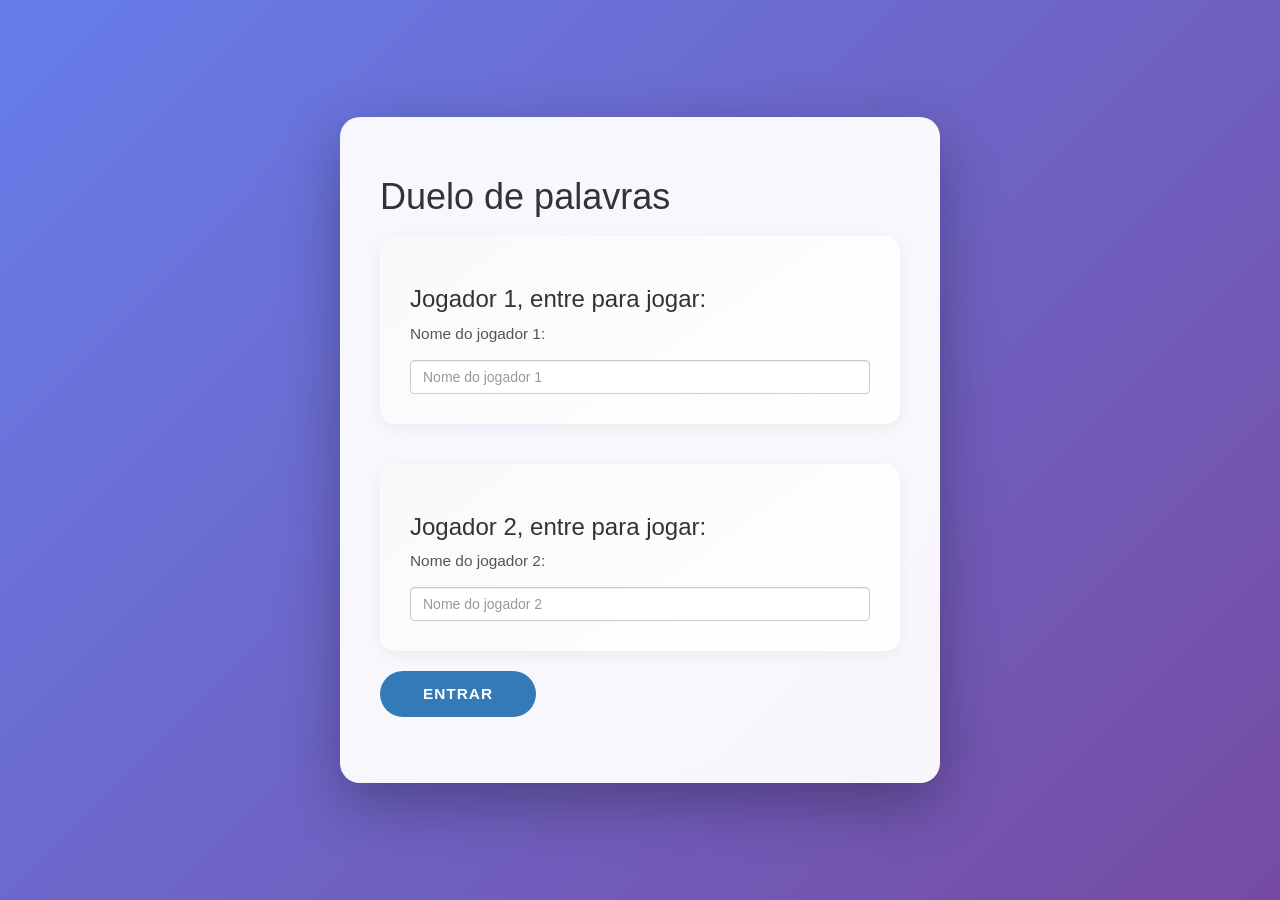
<file: index.html>
<!DOCTYPE html>
<html lang="pt-br">
<head>
    <meta charset="UTF-8">
    <meta name="viewport" content="width=device-width, initial-scale=1.0">
    <title>Duelo de palavras</title>
    <link rel="shortcut icon" href="https://i.postimg.cc/4dhf2XcR/favicon.png" type="image/png"> <!--Icone da aba -->
    
    <!-- bootstrap css -->
    <link rel="stylesheet" href="https://maxcdn.bootstrapcdn.com/bootstrap/3.4.0/css/bootstrap.min.css">
    <script src="https://ajax.googleapis.com/ajax/libs/jquery/3.4.1/jquery.min.js"></script>
    <script src="https://maxcdn.bootstrapcdn.com/bootstrap/3.4.0/js/bootstrap.min.js"></script>
    
    <!--CSS personalizado-->
    <link rel="stylesheet" href="game.css">
</head>
<body>
    <div class="container">
        <h1>Duelo de palavras</h1>

        <div class="login-div">
            <h3>Jogador 1, entre para jogar:</h3>
            <label>Nome do jogador 1:</label>
            <input type="text" id="player1-name-input" class="form-control" placeholder="Nome do jogador 1">
        </div>

        <br>
        
        <div class="login-div">
            <h3>Jogador 2, entre para jogar:</h3>
            <label>Nome do jogador 2:</label>
            <input type="text" id="player2-name-input" class="form-control" placeholder="Nome do jogador 2">
        </div>

        <br>

        <button style="width: 30%;margin-top: 0; margin-bottom: 5%;" class="btn btn-primary" onclick="addUser()">Entrar</button>
    </div>
    <script src="game-login.js"></script>
</body>
</html>
</file>
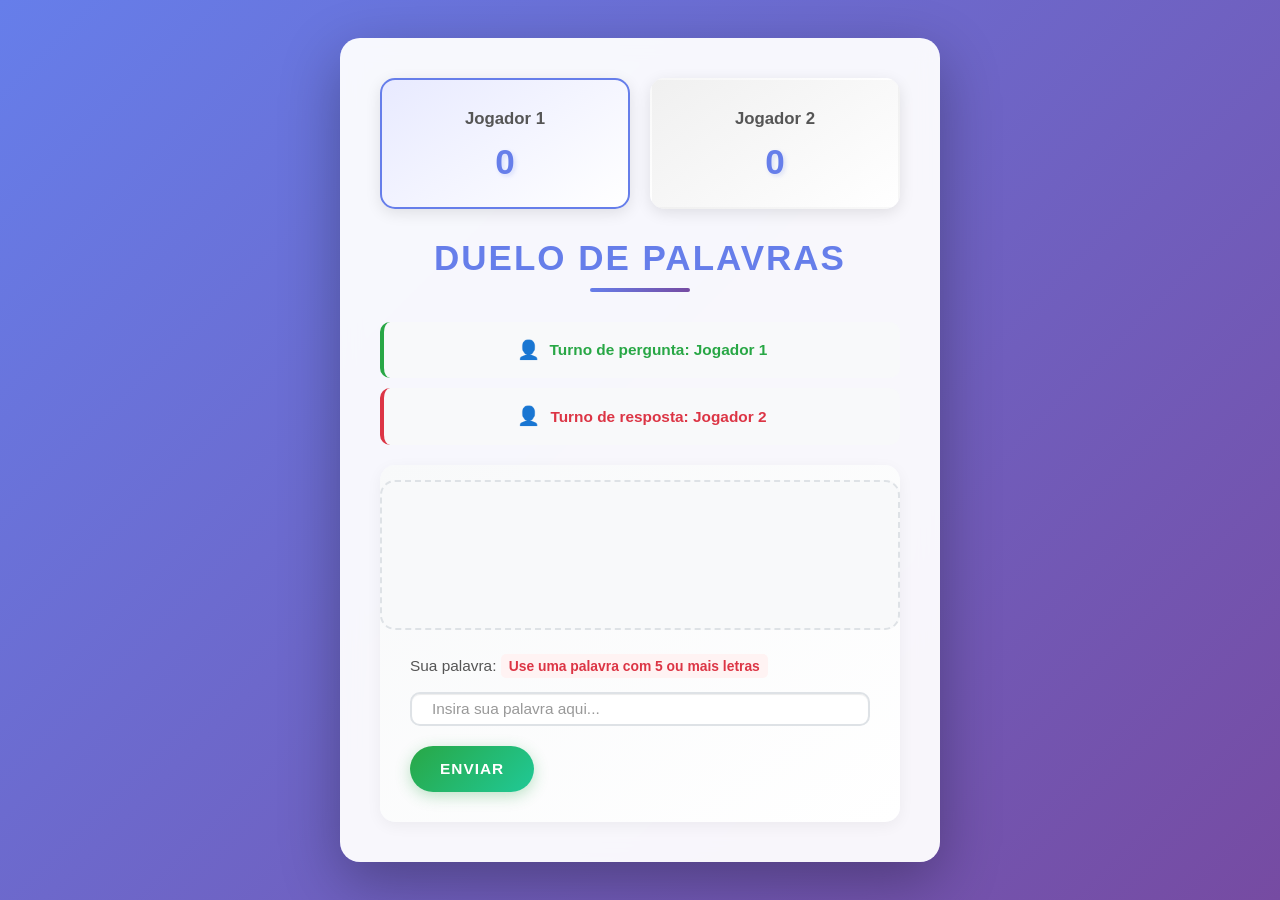
<file: game-page.html>
<!DOCTYPE html>
<html lang="pt-br">
<head>
    <meta charset="UTF-8">
    <meta name="viewport" content="width=device-width, initial-scale=1.0">
    <title>Duelo de palavras</title>
    <link rel="shortcut icon" href="https://i.postimg.cc/4dhf2XcR/favicon.png" type="image/png">
    
    <!-- bootstrap css -->
    <link rel="stylesheet" href="https://maxcdn.bootstrapcdn.com/bootstrap/3.4.0/css/bootstrap.min.css">
    <script src="https://ajax.googleapis.com/ajax/libs/jquery/3.4.1/jquery.min.js"></script>
    <script src="https://maxcdn.bootstrapcdn.com/bootstrap/3.4.0/js/bootstrap.min.js"></script>
    
    <!--CSS personalizado-->
    <link rel="stylesheet" href="game.css">
</head>
<body>
    <div class="container">
        <!-- Placar dos jogadores -->
        <div class="score-board">
            <div class="player-card" id="player1-card">
                <h4 id="player1-name"></h4>
                <span class="player-score" id="player1-score">0</span>
            </div>
            
            <div class="player-card" id="player2-card">
                <h4 id="player2-name"></h4>
                <span class="player-score" id="player2-score">0</span>
            </div>
        </div>
        
        <!-- Título do jogo -->
        <h2>Duelo de Palavras</h2>
        
        <!-- Indicadores de turno -->
        <div class="turn-indicator question">
            <span id="player-question"></span>
        </div>
        
        <div class="turn-indicator answer">
            <span id="player-answer"></span>
        </div>
        
        <!-- Área de saída (palavra embaralhada/resposta) -->
        <div id="output" class="col-lg-12"></div>
        
        <!-- Formulário de entrada -->
        <div class="login-div">
            <label>
                Sua palavra: 
                <strong>Use uma palavra com 5 ou mais letras</strong>
            </label>
            <input type="text" id="word" class="form-control" placeholder="Insira sua palavra aqui...">
            <button class="btn btn-success" onclick="send()">
                Enviar
            </button>
        </div>
    </div>
    
    <script src="game-page.js"></script>
</body>
</html>
</file>
<file: game.css>
/* Reset e base */
* {
    margin: 0;
    padding: 0;
    box-sizing: border-box;
}

body {
    background: linear-gradient(135deg, #667eea 0%, #764ba2 100%);
    min-height: 100vh;
    font-family: 'Segoe UI', Tahoma, Geneva, Verdana, sans-serif;
    display: flex;
    justify-content: center;
    align-items: center;
    padding: 20px;
    color: #333;
}

/* Container principal */
.container {
    background: rgba(255, 255, 255, 0.95);
    border-radius: 20px;
    padding: 40px;
    max-width: 600px;
    width: 100%;
    box-shadow: 0 20px 60px rgba(0, 0, 0, 0.3);
    backdrop-filter: blur(10px);
}

/* Placar dos jogadores - Layout horizontal */
.score-board {
    display: flex;
    justify-content: space-around;
    margin-bottom: 30px;
    gap: 20px;
}

.player-card {
    background: linear-gradient(145deg, #f0f0f0, #ffffff);
    border-radius: 15px;
    padding: 20px 30px;
    text-align: center;
    flex: 1;
    box-shadow: 0 4px 15px rgba(0, 0, 0, 0.1);
    transition: transform 0.3s ease, box-shadow 0.3s ease;
    border: 2px solid transparent;
}

.player-card:hover {
    transform: translateY(-5px);
    box-shadow: 0 8px 25px rgba(0, 0, 0, 0.15);
}

.player-card.active {
    border-color: #667eea;
    background: linear-gradient(145deg, #e8eaff, #ffffff);
}

.player-card h4 {
    font-size: 1.2em;
    color: #555;
    margin-bottom: 8px;
    font-weight: 600;
}

.player-score {
    font-size: 2.5em;
    font-weight: bold;
    color: #667eea;
    text-shadow: 2px 2px 4px rgba(102, 126, 234, 0.2);
}

/* Título do jogo */
h2 {
    color: #667eea !important;
    font-size: 2.5em !important;
    margin-bottom: 30px !important;
    text-align: center;
    font-weight: 700 !important;
    text-transform: uppercase;
    letter-spacing: 2px;
    position: relative;
    padding-bottom: 15px;
}

h2::after {
    content: '';
    position: absolute;
    bottom: 0;
    left: 50%;
    transform: translateX(-50%);
    width: 100px;
    height: 4px;
    background: linear-gradient(90deg, #667eea, #764ba2);
    border-radius: 2px;
}

/* Indicadores de turno */
.turn-indicator {
    background: #f8f9fa;
    border-radius: 10px;
    padding: 15px 20px;
    margin: 10px 0;
    display: flex;
    align-items: center;
    justify-content: center;
    gap: 10px;
    font-size: 1.1em;
    border-left: 4px solid #667eea;
}

.turn-indicator.question {
    border-left-color: #28a745;
}

.turn-indicator.answer {
    border-left-color: #dc3545;
}

.turn-indicator::before {
    content: '👤';
    font-size: 1.2em;
}

#player-question {
    color: #28a745;
    font-weight: 600;
}

#player-answer {
    color: #dc3545;
    font-weight: 600;
}

/* Área de saída (output) */
#output {
    background: #f8f9fa;
    border-radius: 15px;
    padding: 30px;
    margin: 25px 0;
    text-align: center;
    min-height: 150px;
    display: flex;
    flex-direction: column;
    justify-content: center;
    border: 2px dashed #dee2e6;
}

#word-display {
    font-size: 2em;
    color: #667eea;
    margin-bottom: 20px;
    font-weight: bold;
    letter-spacing: 3px;
}

/* Input de resposta */
#input-check-box {
    width: 100%;
    padding: 15px;
    font-size: 1.2em;
    border: 2px solid #dee2e6;
    border-radius: 10px;
    text-align: center;
    transition: all 0.3s ease;
    margin: 15px 0;
}

#input-check-box:focus {
    outline: none;
    border-color: #667eea;
    box-shadow: 0 0 0 3px rgba(102, 126, 234, 0.1);
}

/* Formulário de entrada da palavra */
.login-div {
    background: linear-gradient(145deg, #f8f9fa, #ffffff);
    border-radius: 15px;
    padding: 30px;
    margin-top: 20px;
    box-shadow: 0 4px 15px rgba(0, 0, 0, 0.05);
}

.login-div label {
    display: block;
    font-size: 1.1em;
    margin-bottom: 15px;
    color: #555;
    font-weight: 500;
}

.login-div label strong {
    color: #dc3545;
    background: #fff3f3;
    padding: 4px 8px;
    border-radius: 5px;
    font-size: 0.9em;
}

#word {
    width: 100%;
    padding: 15px 20px;
    font-size: 1.1em;
    border: 2px solid #dee2e6;
    border-radius: 10px;
    transition: all 0.3s ease;
    margin-bottom: 20px;
}

#word:focus {
    outline: none;
    border-color: #667eea;
    box-shadow: 0 0 0 4px rgba(102, 126, 234, 0.1);
}

/* Botões estilizados */
.btn {
    padding: 12px 30px !important;
    font-size: 1.1em !important;
    border-radius: 25px !important;
    border: none !important;
    cursor: pointer;
    transition: all 0.3s ease !important;
    text-transform: uppercase;
    font-weight: 600 !important;
    letter-spacing: 1px;
}

.btn-success {
    background: linear-gradient(135deg, #28a745 0%, #20c997 100%) !important;
    box-shadow: 0 4px 15px rgba(40, 167, 69, 0.3) !important;
}

.btn-success:hover {
    transform: translateY(-2px);
    box-shadow: 0 6px 20px rgba(40, 167, 69, 0.4) !important;
}

.btn-info {
    background: linear-gradient(135deg, #17a2b8 0%, #138496 100%) !important;
    box-shadow: 0 4px 15px rgba(23, 162, 184, 0.3) !important;
}

.btn-info:hover {
    transform: translateY(-2px);
    box-shadow: 0 6px 20px rgba(23, 162, 184, 0.4) !important;
}

/* Animações */
@keyframes fadeIn {
    from {
        opacity: 0;
        transform: translateY(20px);
    }
    to {
        opacity: 1;
        transform: translateY(0);
    }
}

.container {
    animation: fadeIn 0.6s ease-out;
}

/* Responsividade */
@media (max-width: 576px) {
    .container {
        padding: 25px;
    }

    .score-board {
        flex-direction: column;
    }

    h2 {
        font-size: 1.8em !important;
    }

    .player-score {
        font-size: 2em;
    }
}
</file>
